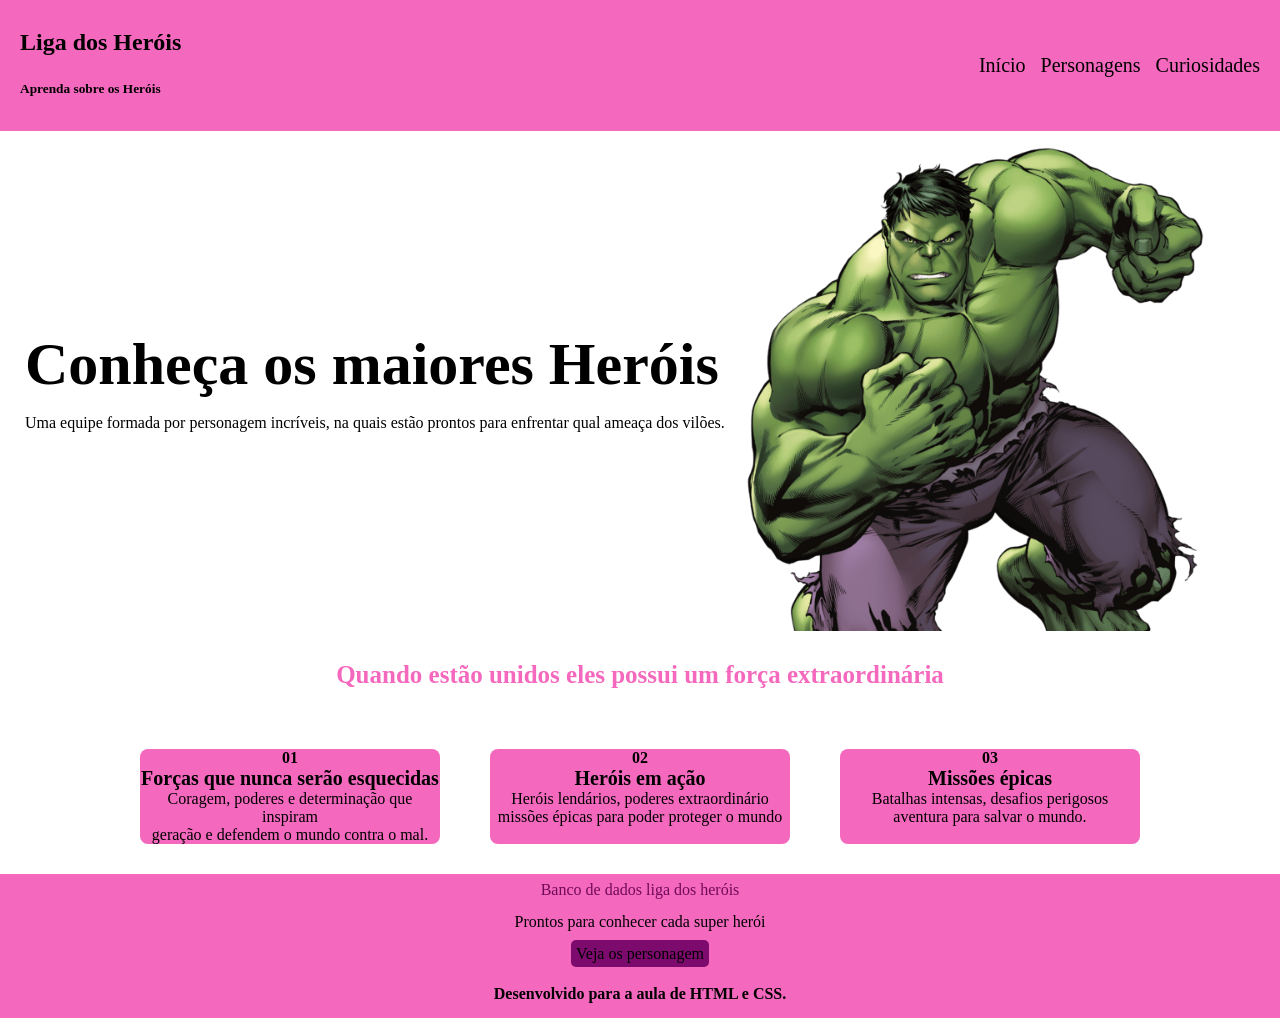
<file: index.html>
<!doctype html>
<html lang="pt-BR">
    <head>
        <meta charset="UTF-8" />
        <title>Liga dos heróis</title>
        <link rel="stylesheet" href="./css/style.css" />
    </head>
    <body>
        <header id="inicio">
            <section>
                <h1>Liga dos Heróis</h1>
                <p id="introducao">
                    <small><b>Aprenda sobre os Heróis</b></small>
                </p>
            </section>
            <section id="header-itens">
                <a href="index.html">Início</a>
                <a href="pages/personagens.html">Personagens</a>
                <a href="pages/curiosidades.html">Curiosidades</a>
            </section>
        </header>
        <main>
            <section id="justica">
                <article>
                    <h2>Conheça os maiores Heróis</h2>
                    <p>
                        Uma equipe formada por personagem incríveis, na quais estão prontos para
                        enfrentar qual ameaça dos vilões.
                    </p>
                </article>
                <article>
                    <a href="pages/personagens.html"><b></b></a>
                </article>
                <article>
                    <a href="pages/curiosidades.html"><b></b></a>
                </article>
                <section>
                    <img class="hulk" src="img/Hulk.png" alt="Foto do Hulk." />
                </section>
            </section>
            <section id="fortes">
                <article>
                    <h3 id="mais">
                        <b>Quando estão unidos eles possui um força extraordinária</b>
                    </h3>
                </article>
            </section>
            <section id="galeria">
                <article class="card">
                    <h4>01</h4>
                    <p id="titulo-card">Forças que nunca serão esquecidas</p>
                    <p>Coragem, poderes e determinação que inspiram</p>
                    <p>geração e defendem o mundo contra o mal.</p>
                </article>
                <article class="card">
                    <h4>02</h4>
                    <p id="titulo-card">Heróis em ação</p>
                    <p>Heróis lendários, poderes extraordinário</p>
                    <p>missões épicas para poder proteger o mundo</p>
                </article>
                <article class="card">
                   <h4>03</h4>
                <p id="titulo-card">Missões épicas</p>
                <p>Batalhas intensas, desafios perigosos</p>
                <p>aventura para salvar o mundo.</p>
                </article>
            </section>
            <section id="link-personagem">
                <p id="titulo-personagens">Banco de dados liga dos heróis</p>
                 <p>Prontos para conhecer cada super herói</p>
                  <a href="pages/personagens.html" class="clique">Veja os personagem</a>
            </section>
        </main>
        <footer>
            <section id="linha">
                <article>
                    <p><b>Desenvolvido para a aula de HTML e CSS.</b></p>
                </article>
            </section>
        </footer>
    </body>
</html>
</file>
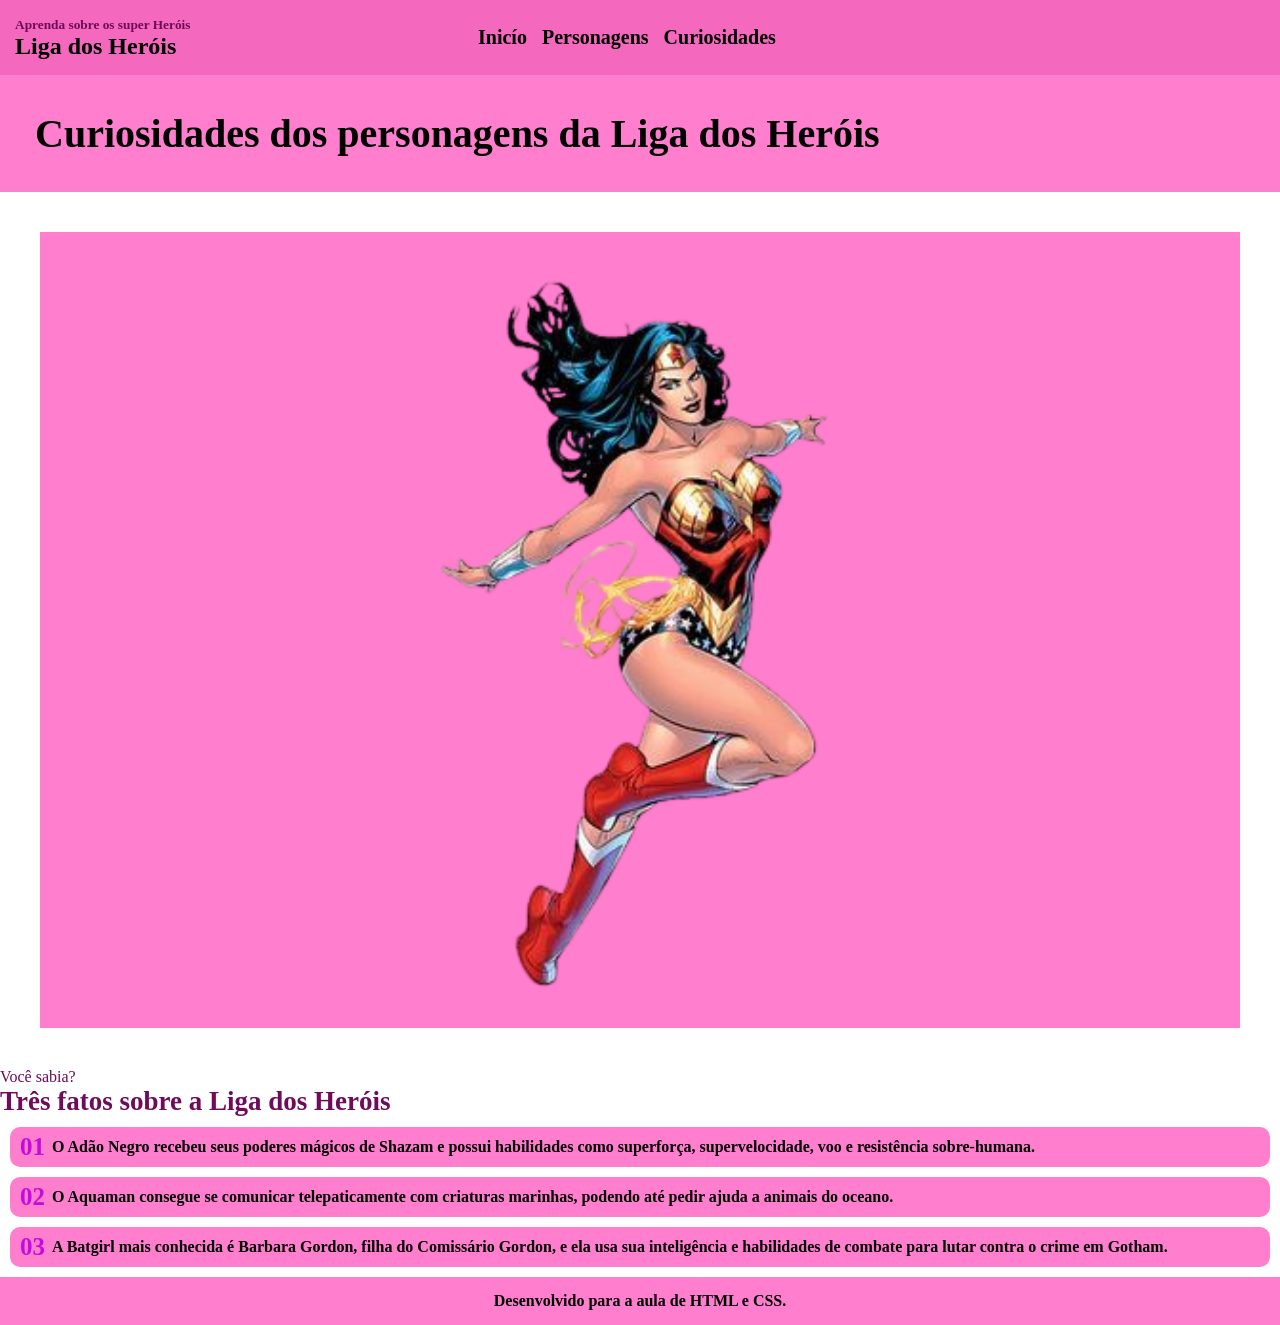
<file: pages/curiosidades.html>
<!DOCTYPE html>
<html>
    <head>
        <meta charset="UTF-8">
        <link rel="stylesheet" href="../css/curiosidades.css" />
        <title>Curiosidades</title>
    </head>
    <body>
        <header>
            <section>
                <p id="aprenda"><small><b>Aprenda sobre os super Heróis</b></small></p>
                <h1>Liga dos Heróis</h1>
            </section>
            <section id="header-itens">
                <a href="../index.html"><b>Inicío</b></a>
                <a href="../pages/personagens.html"><b>Personagens</b></a>
                 <a href="../pages/curiosidades.html"><b>Curiosidades</b></a>
            </section>
        </header>
        <main>
            <section id="inicio">
                <article id="segredos">
                    <h2><b>Curiosidades dos personagens da Liga dos Heróis</b></h2>
                </article>
            </section>
            <section">
                <article id="curiosidades">
                    <img src="../img/Mulher_Maravilha.png" alt="Mulher Maravilha">
                </article>
                <article>
                    <p id="sabia">Você sabia?</p>
                    <h3><b>Três fatos sobre a Liga dos Heróis</b></h3>
                </article>
                <section class="cards">
                       <h4 class="numero">01</h4>
                        <p><b>O Adão Negro recebeu seus poderes mágicos de Shazam e possui habilidades como superforça, supervelocidade, voo e resistência sobre-humana.</b></p>
                </section>
                <section class="cards">
                    <h4 class="numero">02</h4>
                    <p><b>O Aquaman consegue se comunicar telepaticamente com criaturas marinhas, podendo até pedir ajuda a animais do oceano.</b></p>
                </section>
                <section class="cards">
                    <h4 class="numero">03</h4>
                    <p><b> A Batgirl mais conhecida é Barbara Gordon, filha do Comissário Gordon, e ela usa sua inteligência e habilidades de combate para lutar contra o crime em Gotham.</b></p>
                </article>
            </section>
        </main>
       <footer>
            <section id="desenvolvimento-linha">
                <article>
                    <p><b>Desenvolvido para a aula de HTML e CSS.</b></p>
                </article>
            </section>
        </footer>
    </body>
</html>
</file>
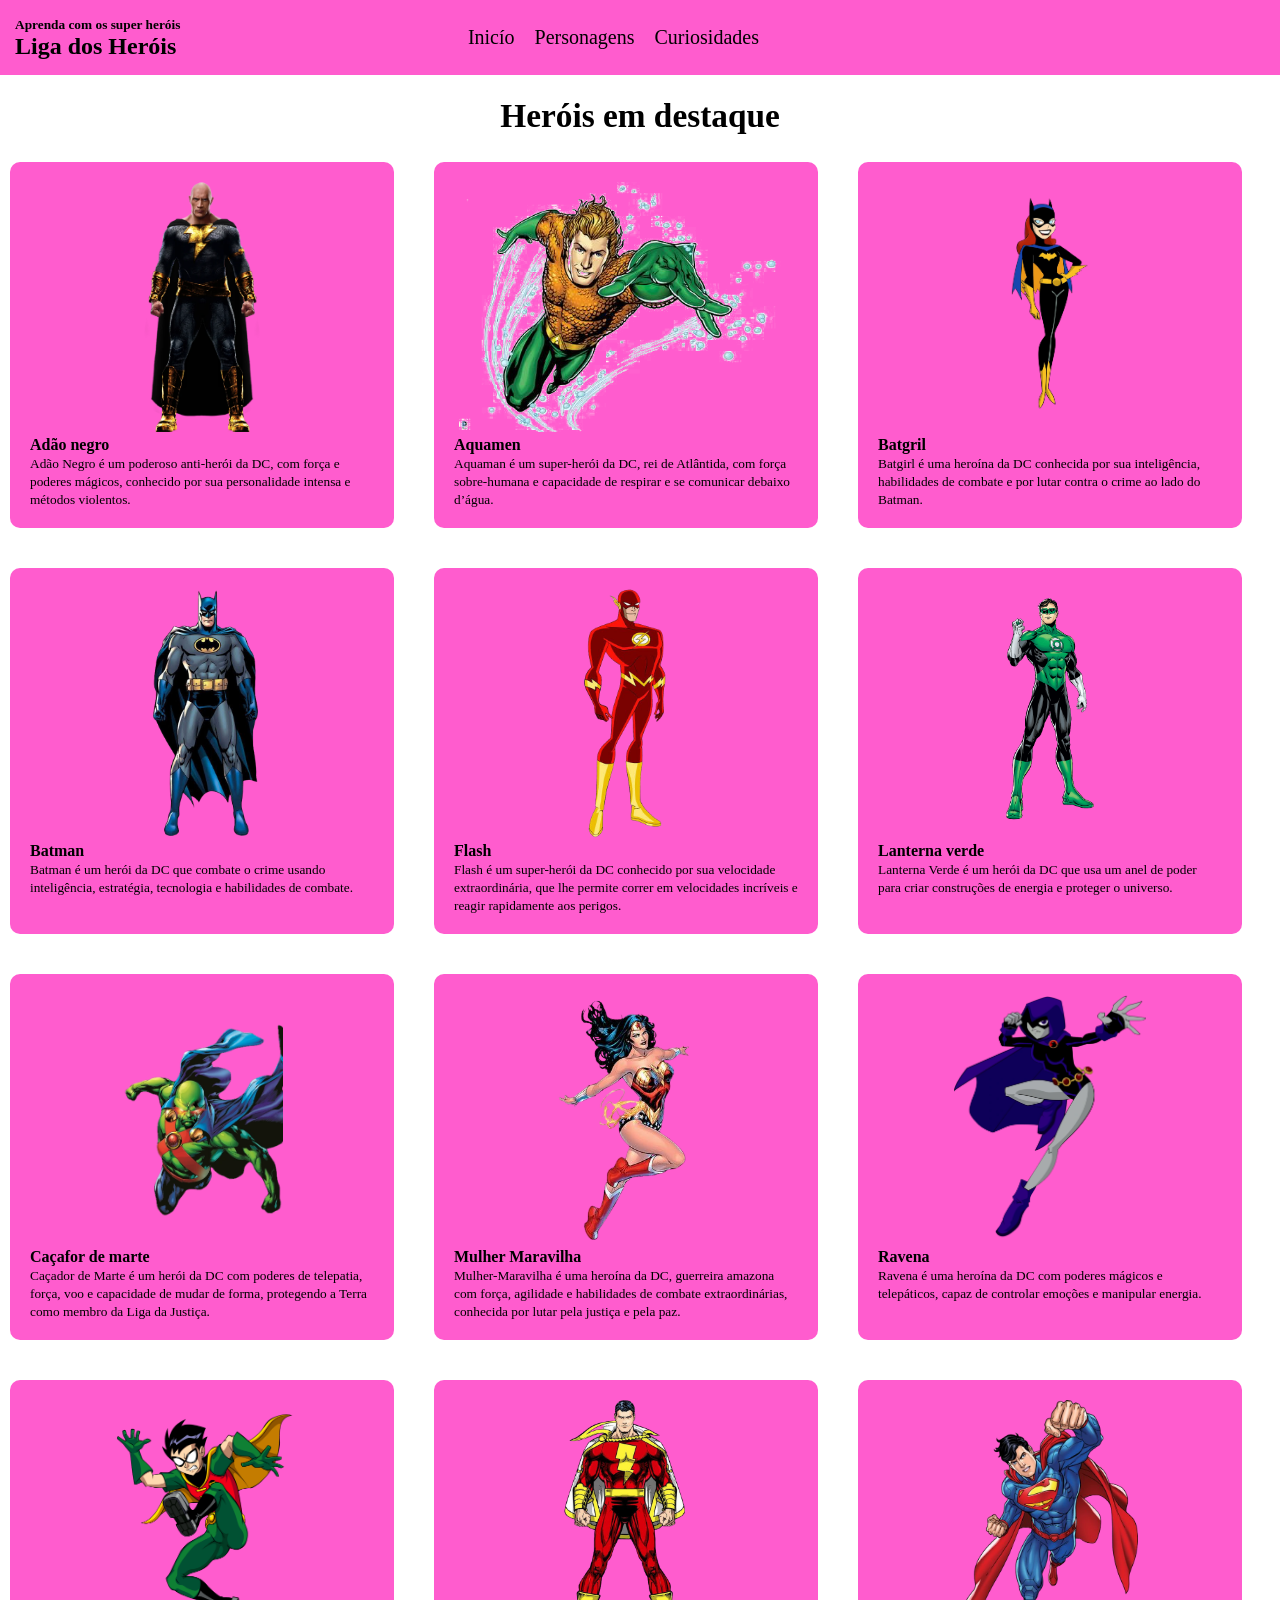
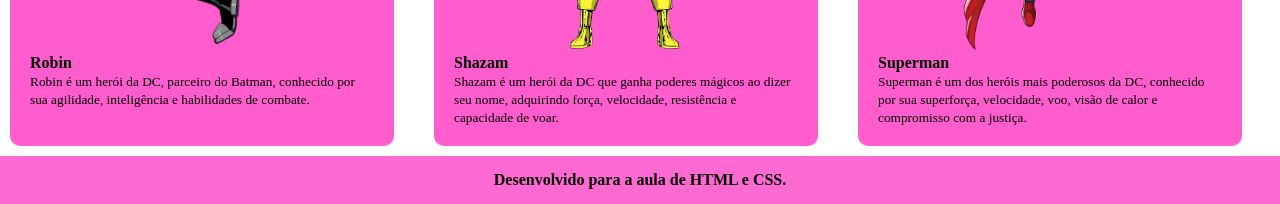
<file: pages/personagens.html>
<!DOCTYPE html>
<html>
    <head>
        <meta charset="UTF-8">
        <link rel="stylesheet" href="../css/personagens.css">
        <title>Liga dos Heróis</title>
    </head>
    <body>
        <header>
            <section>
                <p id="aprenda"><small><b>Aprenda com os super heróis</b></small></p>
                <h1>Liga dos Heróis</h1>
            </section>
            <section id="header-itens">
                <a href="../index.html">Inicío</a>
                <a href="personagens.html">Personagens</a>
                <a href="curiosidades.html">Curiosidades</a>
            </section>
        </header>
        <main>
            <section id="destaque-herois">
                <article>
                    <p id="destaque"><small><b>Heróis em destaque</b></small></p>
                </article>
            </section>
            <section id="imagens">
                <article class="cards">
                    <img src="../img/Adão_negro.png" alt="Adão negro">
                    <p class="nomes-personagens"><b>Adão negro</b></p>
                    <p><small>Adão Negro é um poderoso anti-herói da DC, com força e poderes mágicos, conhecido por sua personalidade intensa e métodos violentos.</small></p>
                </article>
                <article class="cards">
                    <img src="../img/Aquamen.png" alt="Aquamen">
                    <p class="nomes-personagens"><b>Aquamen</b></p>
                    <p><small>Aquaman é um super-herói da DC, rei de Atlântida, com força sobre-humana e capacidade de respirar e se comunicar debaixo d’água.</small></p>
                </article>
                <article class="cards">
                    <img src="../img/Batgirl.png" alt="Batgirl">
                    <p class="nomes-personagens"><b>Batgril</b></p>
                    <p><small>Batgirl é uma heroína da DC conhecida por sua inteligência, habilidades de combate e por lutar contra o crime ao lado do Batman.</small></p>
                </article>
                <article class="cards">
                    <img src="../img/Batman.png" alt="Batman">
                    <p class="nomes-personagens"><b>Batman</b></p>
                    <p><small>Batman é um herói da DC que combate o crime usando inteligência, estratégia, tecnologia e habilidades de combate.</small></p>
                </article>
                <article class="cards">
                    <img src="../img/Flash.png" alt="Flash">
                    <p class="nomes-personagens"><b>Flash</b></p>
                    <p><small>Flash é um super-herói da DC conhecido por sua velocidade extraordinária, que lhe permite correr em velocidades incríveis e reagir rapidamente aos perigos.</small></p>
                </article>
                <article class="cards">
                    <img src="../img/Lanterna_verde.png" alt="Lanterna verde">
                    <p class="nomes-personagens"><b>Lanterna verde</b></p>
                    <p><small>Lanterna Verde é um herói da DC que usa um anel de poder para criar construções de energia e proteger o universo.</small></p>
                </article>
                <article class="cards">
                    <img src="../img/Caçador_Marte.png" alt="Caçador de Marte">
                    <p class="nomes-personagens"><b>Caçafor de marte</b></p>
                    <p><small>Caçador de Marte é um herói da DC com poderes de telepatia, força, voo e capacidade de mudar de forma, protegendo a Terra como membro da Liga da Justiça.</small></p>
                </article>
                <article class="cards">
                    <img src="../img/Mulher_Maravilha.png" alt="Mulher Maravilha">
                    <p class="nomes-personagens"><b>Mulher Maravilha</b></p>
                    <p><small>Mulher-Maravilha é uma heroína da DC, guerreira amazona com força, agilidade e habilidades de combate extraordinárias, conhecida por lutar pela justiça e pela paz.</small></p>
                </article>
                <article class="cards">
                    <img src="../img/Ravena.png" alt="Ravena">
                    <p class="nomes-personagens"><b>Ravena</b></p>
                    <p><small>Ravena é uma heroína da DC com poderes mágicos e telepáticos, capaz de controlar emoções e manipular energia.</small></p>
                </article>
                <article class="cards">
                    <img src="../img/Robin.png" alt="Robin">
                    <p class="nomes-personagens"><b>Robin</b></p>
                    <p><small>Robin é um herói da DC, parceiro do Batman, conhecido por sua agilidade, inteligência e habilidades de combate.</small></p>
                </article>
                <article class="cards">
                    <img src="../img/Shazam.png" alt="Shazam">
                    <p class="nomes-personagens"><b>Shazam</b></p>
                    <p><small>Shazam é um herói da DC que ganha poderes mágicos ao dizer seu nome, adquirindo força, velocidade, resistência e capacidade de voar.</small></p>
                </article>
                <article class="cards">
                    <img src="../img/Superman.png" alt="Superman">
                    <p class="nomes-personagens"><b>Superman</b></p>
                    <p><small>Superman é um dos heróis mais poderosos da DC, conhecido por sua superforça, velocidade, voo, visão de calor e compromisso com a justiça.</small></p>
                </article>
            </section>
        </main>
        <footer>
            <section id="desenvolvimento">
                <article>
                    <p><b>Desenvolvido para a aula de HTML e CSS.</b></p>
                </article>
            </section>
        </footer>
    </body>
</html>
</file>
<file: css/style.css>
* {
    padding: 0;
    margin: 0;
    box-sizing: border-box;
}

header {
    padding: 15px;
    display: flex;
    align-items: center;
    gap: 23%;
    background-color: rgb(244, 104, 190);
}


#menu{
    color: rgb(244, 104, 190);
    display: flex;
    padding: 10px;
    gap: 10px;
}


#inicio{
    display: flex;
    gap: 50px;
    padding: 20px;
    line-height: 45px;
    justify-content:space-between;
    align-items: center;
}

#personagem {
    display: flex;
    gap: 50px;
    padding: 20px;
    line-height: 45px;
    justify-content: space-between;
    align-items: center;
}

#curiosidades {
    display: flex;
    gap: 50px;
    padding: 20px;
    line-height: 45px;
    justify-content: space-between;
    align-items: center;
}


a {
    text-decoration: none;
    color: black;
}

#aprenda {
    color: rgb(244, 104, 190);
}

#universo {
    color: rgb(244, 104, 190);
}

#header-itens {
    display: flex;
    gap: 15px;
    font-size: 20px;
}

h2 {
    font-size: 45px;
}

#fortes {
    padding: 30px;
    display: flex;
    align-items: flex-end;
    gap: 65%;
    justify-content: center;
}

#galeria {
    display: flex;
    justify-content: center;
    gap: 50px;
    margin: 30px;
}

.card {
    border-radius: 8px;
    background-color: rgb(244, 104, 190);
    text-align: center;
    width: 300px;
}

#titulo-card {
    font-size: 20px;
    font-weight: bold;
}

#link-personagem {
    line-height: 2;
    background-color:rgb(244, 104, 190);
    text-align: center;
}

#titulo-personagens {
    line-height: 2;
    color: #700a5a;
}

#especiais {
    color:rgb(244, 104, 190);
}

#mais {
    color: rgb(244, 104, 190);
    font-size: 25px;
}

#um {
    color: rgb(244, 104, 190);
    font-size: 25px;
}

#infomacoes{
    display: flex;
    text-align: center;
    justify-content: center;
    gap: 20px;
    margin-top: 50px;
}

#poderes {
    background-color: rgb(244, 104, 190);
    border-radius: 10px;
    padding: 15px
}

#missoes {
    background-color: rgb(244, 104, 190);
    border-radius: 10px;
    padding: 15px;
}

#especiais {
    border-radius: 10px;
    padding: 15px;
}

#cards {
    background-color: rgb(244, 104, 190);
    padding: 30px;
    line-height: 30px;
    align-items: center;
}

#linha {
    display: flex;
    justify-content: center;
    gap: 47%;
}

footer {
    background-color:rgb(244, 104, 190);
    padding: 15px;
}

.clique {
    background-color:#7c0b6d;
    padding: 5px;
    border-radius: 5px;
}

#justica {
    height: 500px;
    display: flex;
    align-items: center;
    padding: 25px;
}

#justica h2 {
    font-size: 60px;
    margin-bottom: 15px;
}

#justica .hulk {
    width: 500px;
    height: auto;
    display: block;
}

.numero {
    color: #c300e1ea;
}
</file>
<file: css/curiosidades.css>
* {
    padding: 0;
    margin: 0;
    box-sizing: border-box;
}

header {
    padding: 15px;
    display: flex;
    align-items: center;
    gap: 23%;
    background-color: rgb(244, 104, 190);
}

a {
    text-decoration: none;
    color: black;
}


#header-itens {
    display: flex;
    gap: 15px;
    font-size: 20px;

}

#aprenda {
    color: #700a5a;
}

#segredos {
    padding: 20px;
}

#herois {
    color: #8408a3;
}

h2 {
    font-size: 40px;
}

#inicio {
    display: flex;
    background-color: rgb(255, 126, 205);
    padding: 15px;
}


#desenvolvimento-linha {
    display: flex;
    justify-content: center;
    gap: 47%;
}

footer {
    background-color: rgb(255, 126, 205);
    padding: 15px;
}

#curiosidades {
    display:flex;
    background-color: rgb(255, 126, 205);
    justify-content: center;
    gap: 70px;
    align-items: center;
    padding: 30px;
    margin: 40px;
}

#curiosidades img {
    width: 450px;
    height: auto;
    border-radius: 10px;
}


.cards {
    display:flex;
    gap: 7px;
    line-height: 20px;
    background-color: rgb(255, 126, 205);
    padding: 10px;
    border-radius: 10px;
    margin: 10px;
}

h4 {
    font-size: 25px;
}

h3 {
    font-size:  27px;
    color: #700a5a
}

#sabia {
    color: #700a5a;
}

.numero {
    color: #c300e1ea;
}
</file>
<file: css/personagens.css>
* {
    padding: 0;
    margin: 0;
    box-sizing: border-box;
}

#aprenda {
    color: #000000;
}

header {
    padding: 15px;
    display: flex;
    gap: 23%;
    background-color: #ff5cce;
    align-items: center;
}

a {
    text-decoration: none;
    color:black
}

#header-itens {
    display: flex;
    justify-content: flex-end;
    gap: 20px;
    font-size: 20px;
}

#unidos {
    padding: 20px;
}

#unidos {
    padding: 20px;
    color: #211b1b;
}

h2 {
    font-size: 50px;
}

#justica {
    display: flex;
    background-color: rgb(255, 126, 205);
}

#os {
    color: #9f5353;
}

#destaque {
    font-size: 40px;
}

#destaque-herois {
    padding: 15px;
    display: flex;
    align-items: flex-end;
    gap: 75%;
    justify-content: center;
}

#seis{
    color: #c300e1ea;
    font-size: 25px;
}


.cards {
    background-color: #ff5cce;
    padding: 20px;
    margin: 10px;
    width: 30%;
    border-radius: 10px;
}

.cards img {
    width: 100%;
    height: 250px;
    object-fit: contain;
}

.nomes {
    font-size: 30px;
}

#imagens {
    display: flex;
    flex-wrap: wrap;
    gap: 20px;
}

#desenvolvimento {
    display: flex;
    justify-content: center;
    gap: 47%;
}

footer {
    background-color: #fe6ad2;
    padding: 15px;
}
</file>
